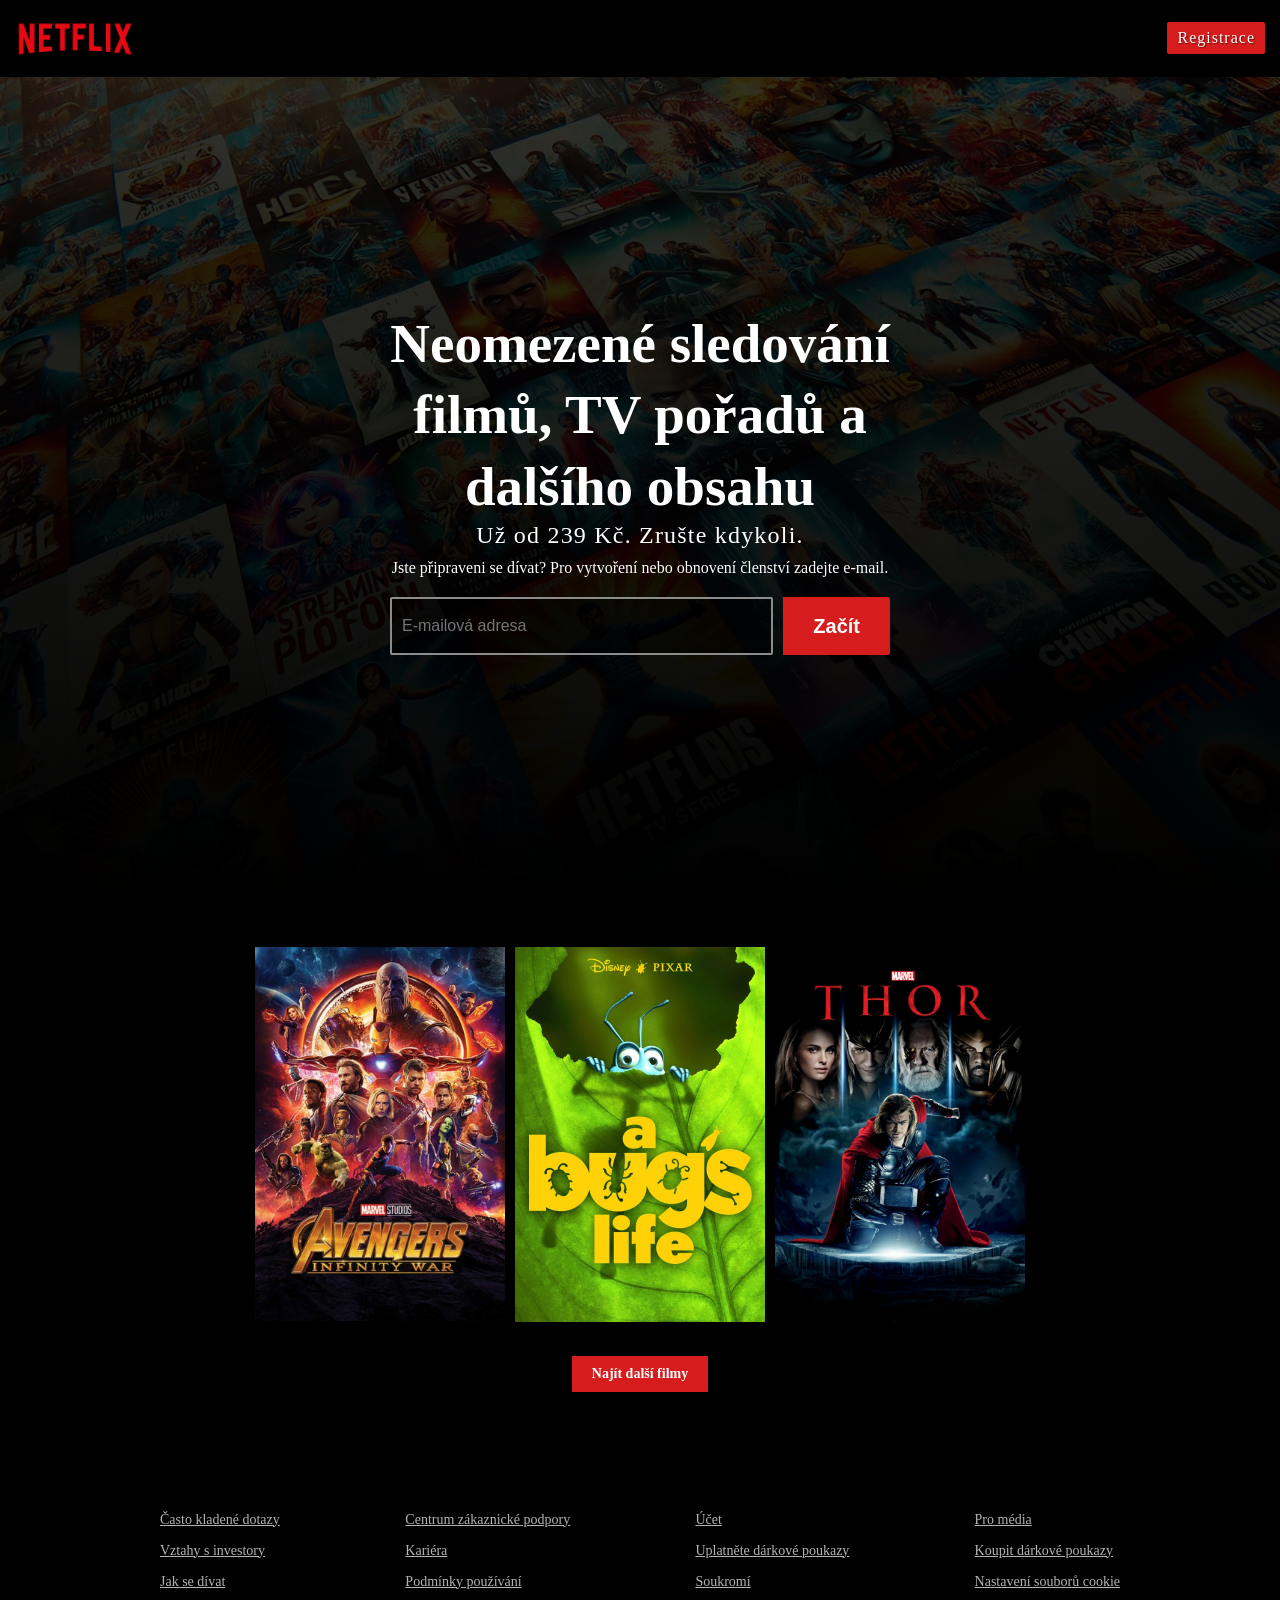
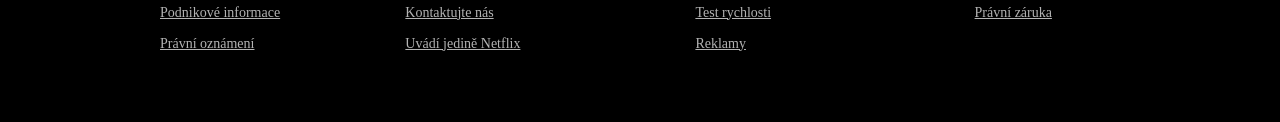
<file: index.html>
<!doctype html>
<html lang="cs">
  <head>
    <meta charset="UTF-8" />
    <meta name="viewport" content="width=device-width, initial-scale=1.0" />
    <link rel="stylesheet" href="style.css" />
    <link
      rel="stylesheet"
      href="https://cdnjs.cloudflare.com/ajax/libs/font-awesome/6.5.1/css/all.min.css"
    />
    <title>Netflix</title>
  </head>
  <body>
    <header class="main-header">
      <a href="index.html" class="logo-link">
        <img
          class="brand-logo"
          src="images/netflix-logo.png"
          alt="Logo Netflixu"
        />
      </a>
      <a href="register.html" class="btn-register">Registrace</a>
    </header>
    <main class="hero-section">
      <div class="hero-bg"></div>
      <div class="hero-bg gradient"></div>
      <h1>Neomezené sledování filmů, TV pořadů a dalšího obsahu</h1>
      <h2>Už od 239 Kč. Zrušte kdykoli.</h2>
      <p>
        Jste připraveni se dívat? Pro vytvoření nebo obnovení členství zadejte
        e-mail.
      </p>
      <form class="email-form">
        <input type="email" id="emailUser" placeholder="E-mailová adresa" />
        <button type="submit" id="submitButton">Začít</button>
      </form>
      <p id="emailMessage"></p>
    </main>
    <section class="movies-section">
      <div class="movies-container">
        <div class="movie-card">
          <img src="images/avengers.jpg" alt="Avengers" />
        </div>
        <div class="movie-card">
          <img src="images/bugs-life.jpeg" alt="A Bug's Life" />
        </div>
        <div class="movie-card">
          <img src="images/thor.jpeg" alt="Thor" />
        </div>
      </div>
      <a href="movies.html" class="btn-more">Najít další filmy</a>
    </section>
    <footer class="main-footer">
      <div class="footer-container">
        <div class="footer-column">
          <a href="#">Často kladené dotazy</a>
          <a href="#">Vztahy s investory</a>
          <a href="#">Jak se dívat</a>
          <a href="#">Podnikové informace</a>
          <a href="#">Právní oznámení</a>
        </div>
        <div class="footer-column">
          <a href="#">Centrum zákaznické podpory</a>
          <a href="#">Kariéra</a>
          <a href="#">Podmínky používání</a>
          <a href="#">Kontaktujte nás</a>
          <a href="#">Uvádí jedině Netflix</a>
        </div>
        <div class="footer-column">
          <a href="#">Účet</a>
          <a href="#">Uplatněte dárkové poukazy</a>
          <a href="#">Soukromí</a>
          <a href="#">Test rychlosti</a>
          <a href="#">Reklamy</a>
        </div>
        <div class="footer-column">
          <a href="#">Pro média</a>
          <a href="#">Koupit dárkové poukazy</a>
          <a href="#">Nastavení souborů cookie</a>
          <a href="#">Právní záruka</a>
        </div>
      </div>
    </footer>
    <i class="fa-regular fa-circle-up"></i>
    <script src="script.js" defer></script>
  </body>
</html>
</file>
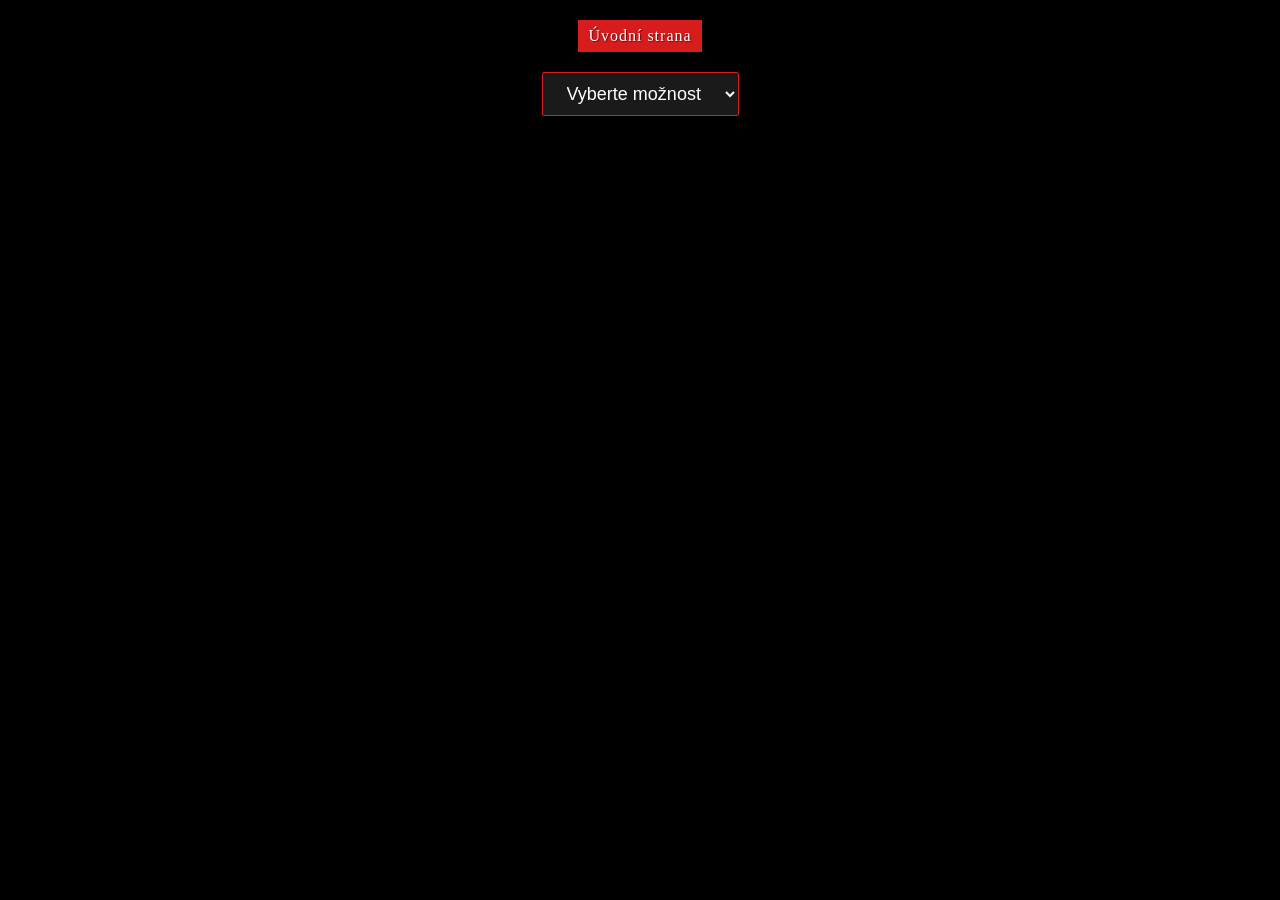
<file: movies.html>
<!doctype html>
<html lang="cs">
  <head>
    <meta charset="UTF-8" />
    <meta name="viewport" content="width=device-width, initial-scale=1.0" />
    <link rel="stylesheet" href="style.css" />
    <title>Filmy</title>
  </head>
  <body>
    <header class="movies-header">
      <a href="index.html" class="btn-home">Úvodní strana</a>
    </header>
    <select id="movieSelect">
      <option value="" selected disabled>Vyberte možnost</option>
      <option value="girl">Girl</option>
      <option value="boy">Boy</option>
      <option value="avengers">Avengers</option>
      <option value="horor">Horor</option>
      <option value="sun">Sun</option>
      <option value="tale">Tale</option>
      <option value="home">Home</option>
    </select>
    <main class="movies-main"></main>
    <script src="movies.js" defer></script>
  </body>
</html>
</file>
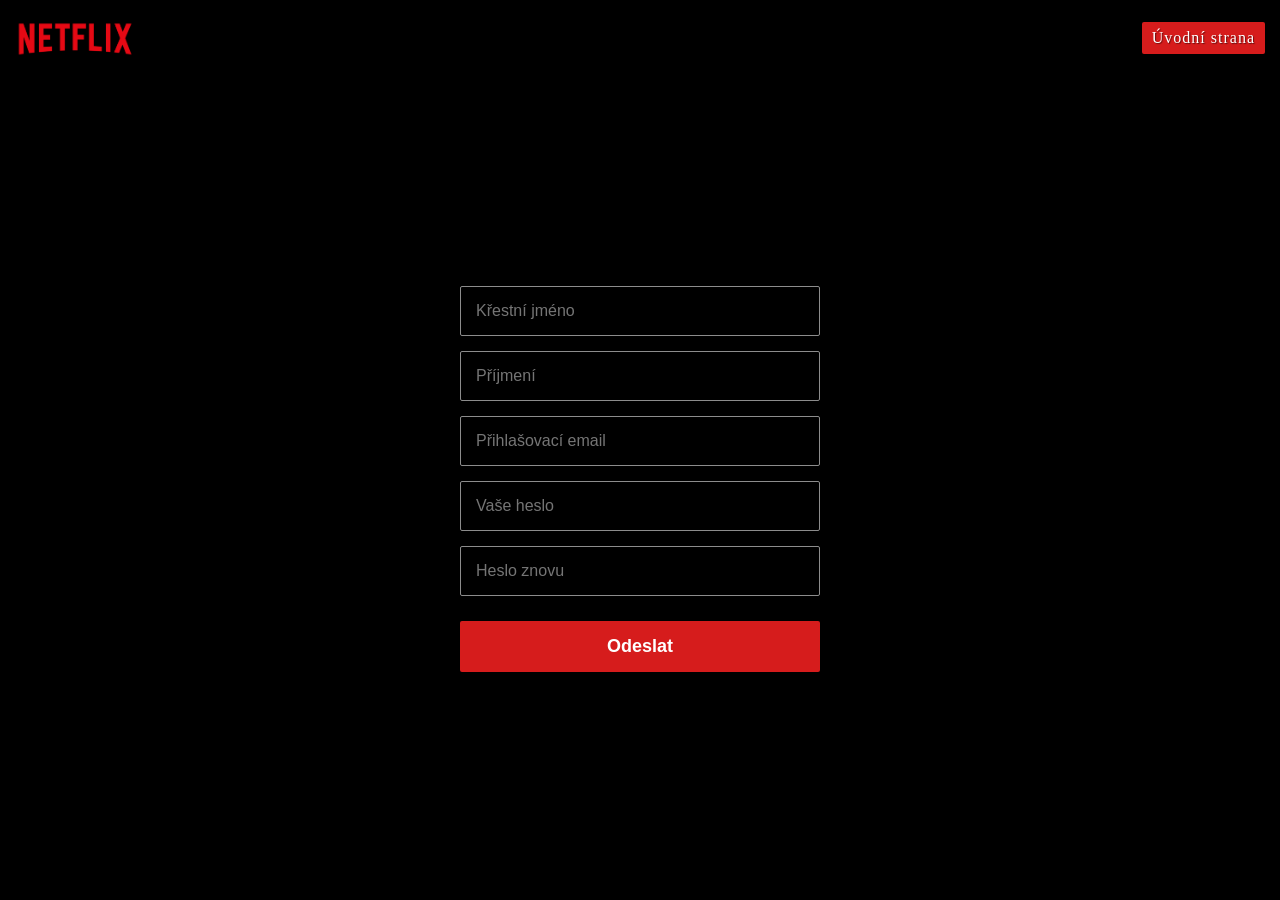
<file: register.html>
<!doctype html>
<html lang="cs">
  <head>
    <meta charset="UTF-8" />
    <meta name="viewport" content="width=device-width, initial-scale=1.0" />
    <link rel="stylesheet" href="style.css" />
    <title>Netflix - Registrace</title>
  </head>
  <body>
    <header class="main-header">
      <a href="index.html" class="logo-link">
        <img
          class="brand-logo"
          src="images/netflix-logo.png"
          alt="Logo Netflixu"
        />
      </a>
      <a href="index.html" class="btn-register">Úvodní strana</a>
    </header>

    <main class="register-section">
      <div class="hero-bg"></div>
      <form class="register-form">
        <input type="text" id="firstName" placeholder="Křestní jméno" />
        <input type="text" id="secondName" placeholder="Příjmení" />
        <input
          type="email"
          id="emailAddress"
          placeholder="Přihlašovací email"
        />
        <input type="password" id="password" placeholder="Vaše heslo" />
        <input type="password" id="passwordAgain" placeholder="Heslo znovu" />
        <button type="submit">Odeslat</button>
        <p id="message"></p>
      </form>
    </main>
    <script src="register.js" defer></script>
  </body>
</html>
</file>
<file: style.css>
* {
  margin: 0;
  padding: 0;
  box-sizing: border-box;
}

body {
  font-family: "Times New Roman", Times, serif;
  background: black;
}

.main-header {
  display: flex;
  justify-content: space-between;
  align-items: center;
  padding: 20px 15px;
}

.main-header .btn-register {
  display: inline-block;
  font-size: 16px;
  font-weight: 500;
  letter-spacing: 1px;
  line-height: 1;
  padding: 8px 10px;
  background-color: rgb(214, 28, 28);
  color: white;
  text-decoration: none;
  border-radius: 2px;
  text-shadow: 1px 1px 1px rgba(0, 0, 0, 0.5);
}

.main-header .btn-register:hover {
  background-color: rgb(193, 17, 17);
}

.logo-link {
  background: none;
  padding: 0;
  display: inline-block;
  text-decoration: none;
}

.brand-logo {
  width: 120px;
  display: block;
}

.hero-section {
  position: relative;
  display: flex;
  flex-direction: column;
  justify-content: center;
  align-items: center;
  min-height: calc(100vh - 80px);
  color: white;
  text-align: center;
  padding: 0 20px;
  overflow: hidden;
  z-index: 1;
}

.hero-bg {
  position: absolute;
  top: 0;
  left: 0;
  width: 100%;
  height: 100%;
  background-image: url("images/background.jpg");
  background-size: cover;
  background-position: center;
  background-repeat: no-repeat;
  opacity: 0.2;
  z-index: -1; /*aby obrazok neprekryval text*/
}
.hero-bg.gradient {
  background-image: linear-gradient(to top, black, transparent);
  opacity: 1;
}
.hero-section h1 {
  max-width: 550px;
  font-weight: 900;
  font-size: 55px;
  line-height: 1.3;
}

.hero-section h2 {
  font-weight: 500;
  margin-bottom: 10px;
  letter-spacing: 1.2px;
}

.email-form {
  display: flex;
  justify-content: center;
  gap: 10px;
  width: 100%;
  max-width: 500px;
  margin-top: 20px;
}

.email-form input {
  flex-grow: 1;
  background: rgba(0, 0, 0, 0.5);
  color: white;
  font-weight: 400;
  line-height: 1.5;
  border: 2px solid #8c8c8c;
  transition: all 0.2s;
  border-radius: 2px;
  padding: 15px 10px;
  font-size: 16px;
}

.email-form input:focus {
  outline: none;
  border: 3px solid #cee1f4;
}
.email-form button {
  background-color: rgb(214, 28, 28);
  color: white;
  border: none;
  padding: 0 30px;
  font-size: 20px;
  font-weight: 600;
  cursor: pointer;
  border-radius: 0 2px 2px 0;
}

#emailMessage {
  margin-top: 10px;
  max-width: 500px;
  width: 100%;
  display: block;
  text-align: left;
}

.movies-section {
  padding: 50px 20px;
  display: flex;
  flex-direction: column;
  align-items: center;
  gap: 30px;
}

.movies-container {
  display: flex;
  justify-content: center;
  gap: 10px;
  flex-wrap: wrap;
  max-width: 1000px;
}

.movie-card img {
  width: 250px;
  height: auto;
  transition: transform 0.3s ease;
  cursor: pointer;
}

.movie-card img:hover {
  transform: scale(1.05);
}

.btn-more {
  background-color: rgb(214, 28, 28);
  color: white;
  border: none;
  padding: 10px 20px;
  font-size: 14px;
  font-weight: bold;
  cursor: pointer;
  border-radius: 1px;
  text-decoration: none;
}

.main-footer {
  padding: 70px 0;
}

.footer-container {
  max-width: 1000px;
  margin: 0 auto;
  display: flex;
  flex-direction: row;
  flex-wrap: wrap;
  justify-content: space-between;
  align-items: flex-start;
  gap: 20px;
  padding: 0 20px;
}

.footer-column {
  display: flex;
  flex-direction: column;
  gap: 15px;
}

.footer-column a {
  color: rgba(255, 255, 255, 0.7);
  text-decoration: underline;
  font-size: 14px;
  font-weight: 400;
}

.footer-column a:focus {
  color: rgb(214, 28, 28);
}

/* Sekcia pre registráciu */
.register-section {
  position: relative;
  min-height: calc(100vh - 80px);
  display: flex;
  justify-content: center;
  align-items: center;
  background-color: black;
  overflow: hidden;
}

.register-form {
  position: relative;
  z-index: 10;
  display: flex;
  flex-direction: column;
  gap: 15px;
  width: 100%;
  max-width: 400px;
  padding: 20px;
}

.register-form input {
  background: rgba(0, 0, 0, 0.7);
  border: 1px solid #8c8c8c;
  border-radius: 2px;
  color: white;
  padding: 15px;
  font-size: 16px;
}

.register-form input:focus {
  outline: none;
  border-color: white;
}

.register-form button {
  background-color: rgb(214, 28, 28);
  color: white;
  border: none;
  padding: 15px;
  font-size: 18px;
  font-weight: bold;
  cursor: pointer;
  border-radius: 2px;
  margin-top: 10px;
}

.register-form button:hover {
  background-color: #c11119;
}

/*Ikonka*/

.fa-regular.fa-circle-up {
  color: rgb(214, 28, 28);
  font-size: 50px;
  position: fixed;
  bottom: 20px;
  right: 20px;
  z-index: 1;
  cursor: pointer;
  opacity: 0;
  visibility: hidden;
  transition: opacity 0.3s ease;
}

/*Movies section*/

.movies-header {
  display: flex;
  justify-content: center;
  padding: 20px 0px;
}

.btn-home {
  background-color: rgb(214, 28, 28);
  color: white;
  border: none;
  font-size: 16px;
  font-weight: 500;
  letter-spacing: 1px;
  line-height: 1;
  padding: 8px 10px;
  text-shadow: 1px 1px 1px rgba(0, 0, 0, 0.5);
  cursor: pointer;
  text-decoration: none;
}

.btn-home:hover {
  background-color: #c11119;
}

.movies-main {
  display: flex;
  flex-wrap: wrap;
  justify-content: center;
  gap: 20px;
  padding: 20px 30px;
  width: 100%;
  box-sizing: border-box;
}

.movies-main img {
  width: 200px;
  height: auto;
  box-shadow: 0 4px 8px rgba(0, 0, 0, 0.5);
  transition: transform 0.3s ease;
  transform: rotate(8deg);
  cursor: pointer;
}

.movies-main img:hover {
  transform: scale(1.05);
}

#movieSelect {
  display: block;
  background-color: #1a1a1a;
  color: white;
  padding: 10px 20px;
  margin: 0 auto 30px auto;
  font-size: 18px;
  cursor: pointer;
  outline: none;
  border: 1.5px solid rgb(214, 28, 28);
  border-radius: 2px;
}

/*Responzívny dizajn pre mobily*/

@media screen and (max-width: 750px) {
  .hero-section h1 {
    font-size: 32px;
    font-weight: 800;
  }
  .hero-section h2 {
    font-size: 20px;
    font-weight: 400;
  }
  .email-form {
    flex-direction: column;
    align-items: center;
  }
  .email-form input {
    width: 100%;
  }
  .email-form button {
    width: 100px;
    display: flex;
    justify-content: center;
    padding: 10px;
  }
  .footer-container {
    display: flex;
    flex-wrap: wrap;
    justify-content: center;
    gap: 0px;
  }
  .footer-column a {
    display: block;
    padding: 5px 0;
  }
  .footer-column {
    max-width: 170px;
    display: block;
    width: 50%;
    padding: 0.4rem 0.6rem;
  }
}

/*OPRAVA STYLE.CSS PRE JS - pridanie tried */

/* Scrollovanie */

.fa-regular.fa-circle-up.is-visible {
  opacity: 1;
  visibility: visible;
}
/* Triedy pre validáciu */

.is-valid {
  border-color: green !important;
}

.is-invalid {
  border-color: red !important;
}

.msg-success {
  color: green !important;
}

.msg-error {
  color: red !important;
}
</file>
